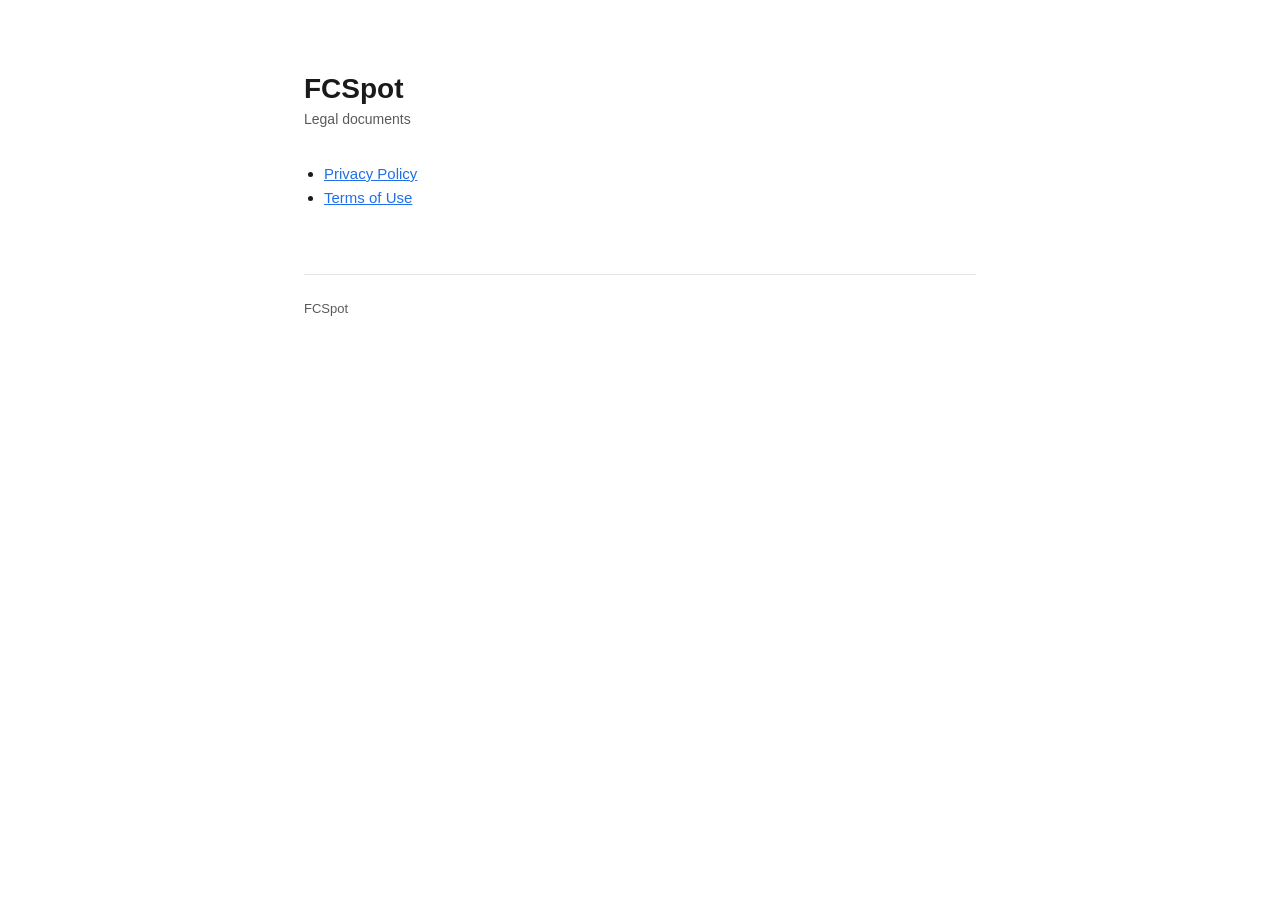
<file: index.html>
<!doctype html>
<html lang="en">
<head>
<meta charset="utf-8" />
<meta name="viewport" content="width=device-width, initial-scale=1" />
<title>FCSpot — Legal</title>
<link rel="stylesheet" href="style.css" />
</head>
<body>
<div class="wrap">
<h1>FCSpot</h1>
<p class="updated">Legal documents</p>
<ul>
<li><a href="privacy-policy.html">Privacy Policy</a></li>
<li><a href="terms.html">Terms of Use</a></li>
</ul>
<footer>FCSpot</footer>
</div>
</body>
</html>
</file>
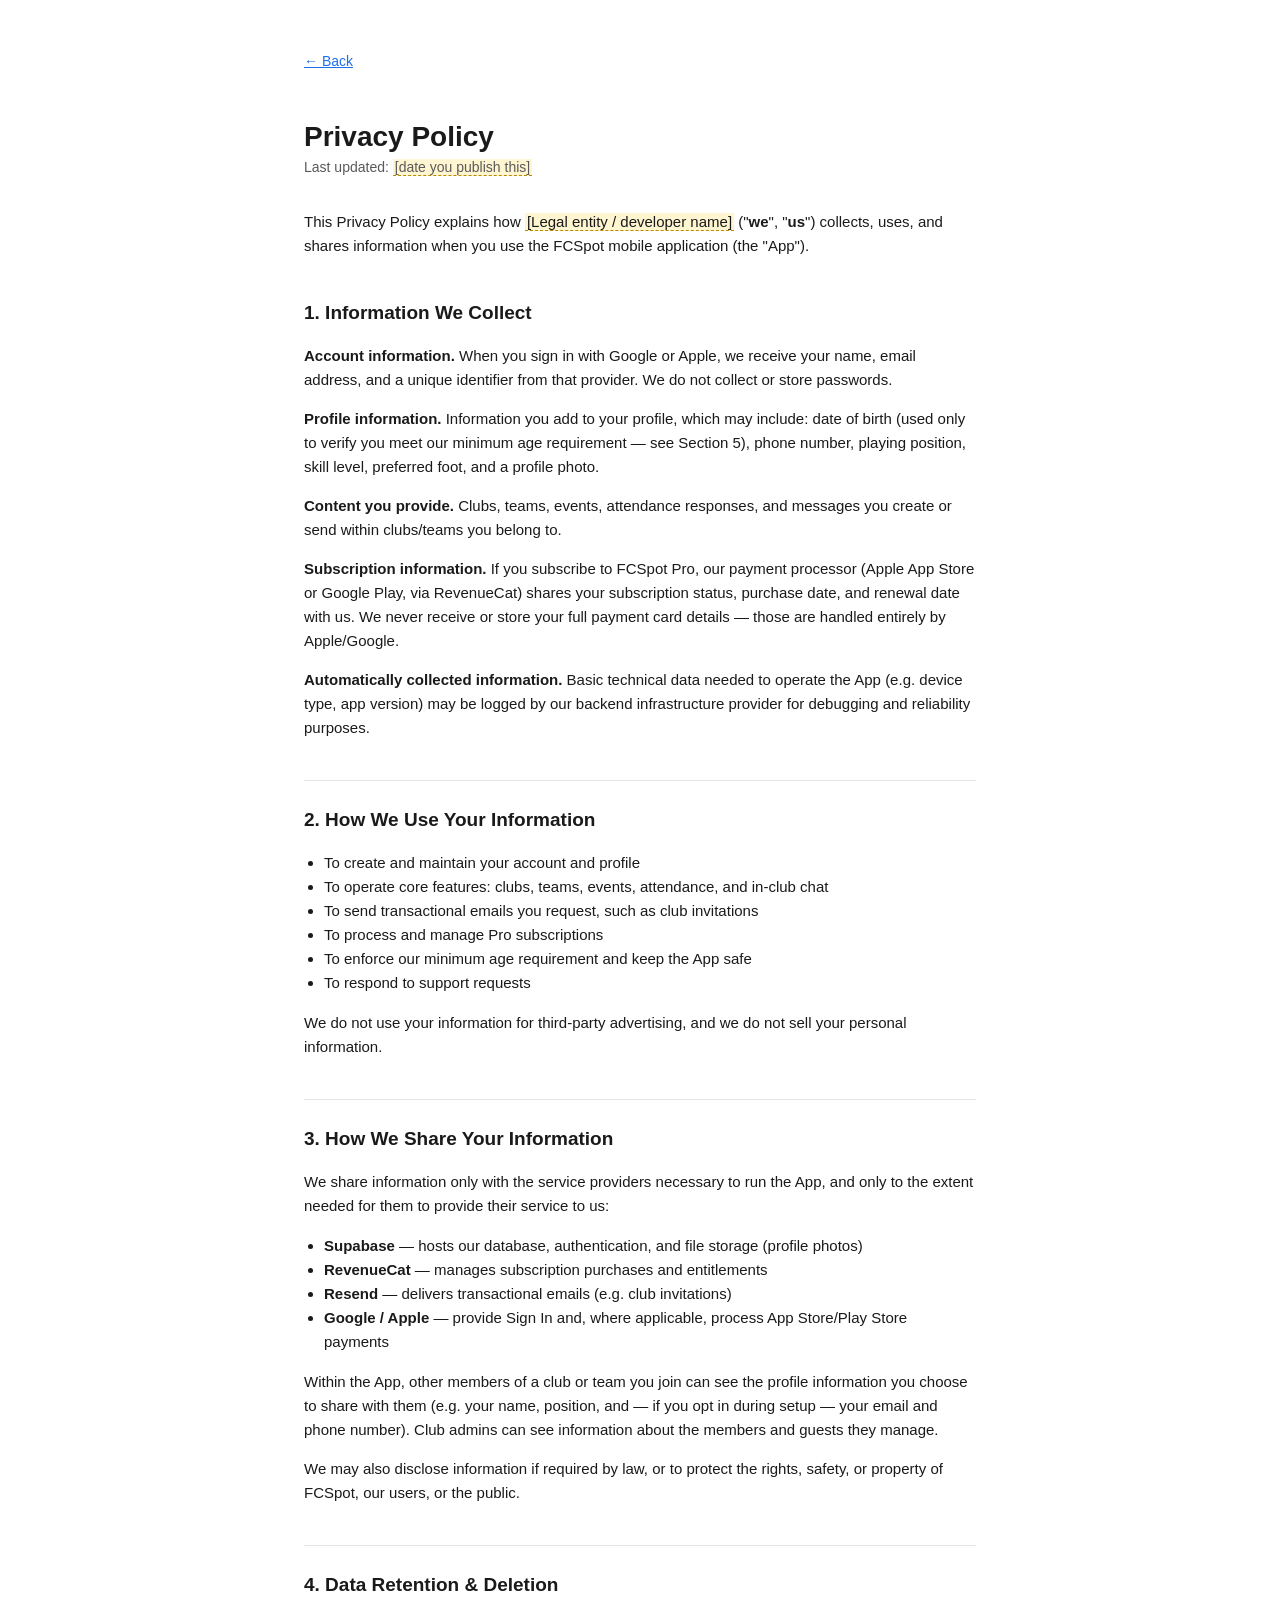
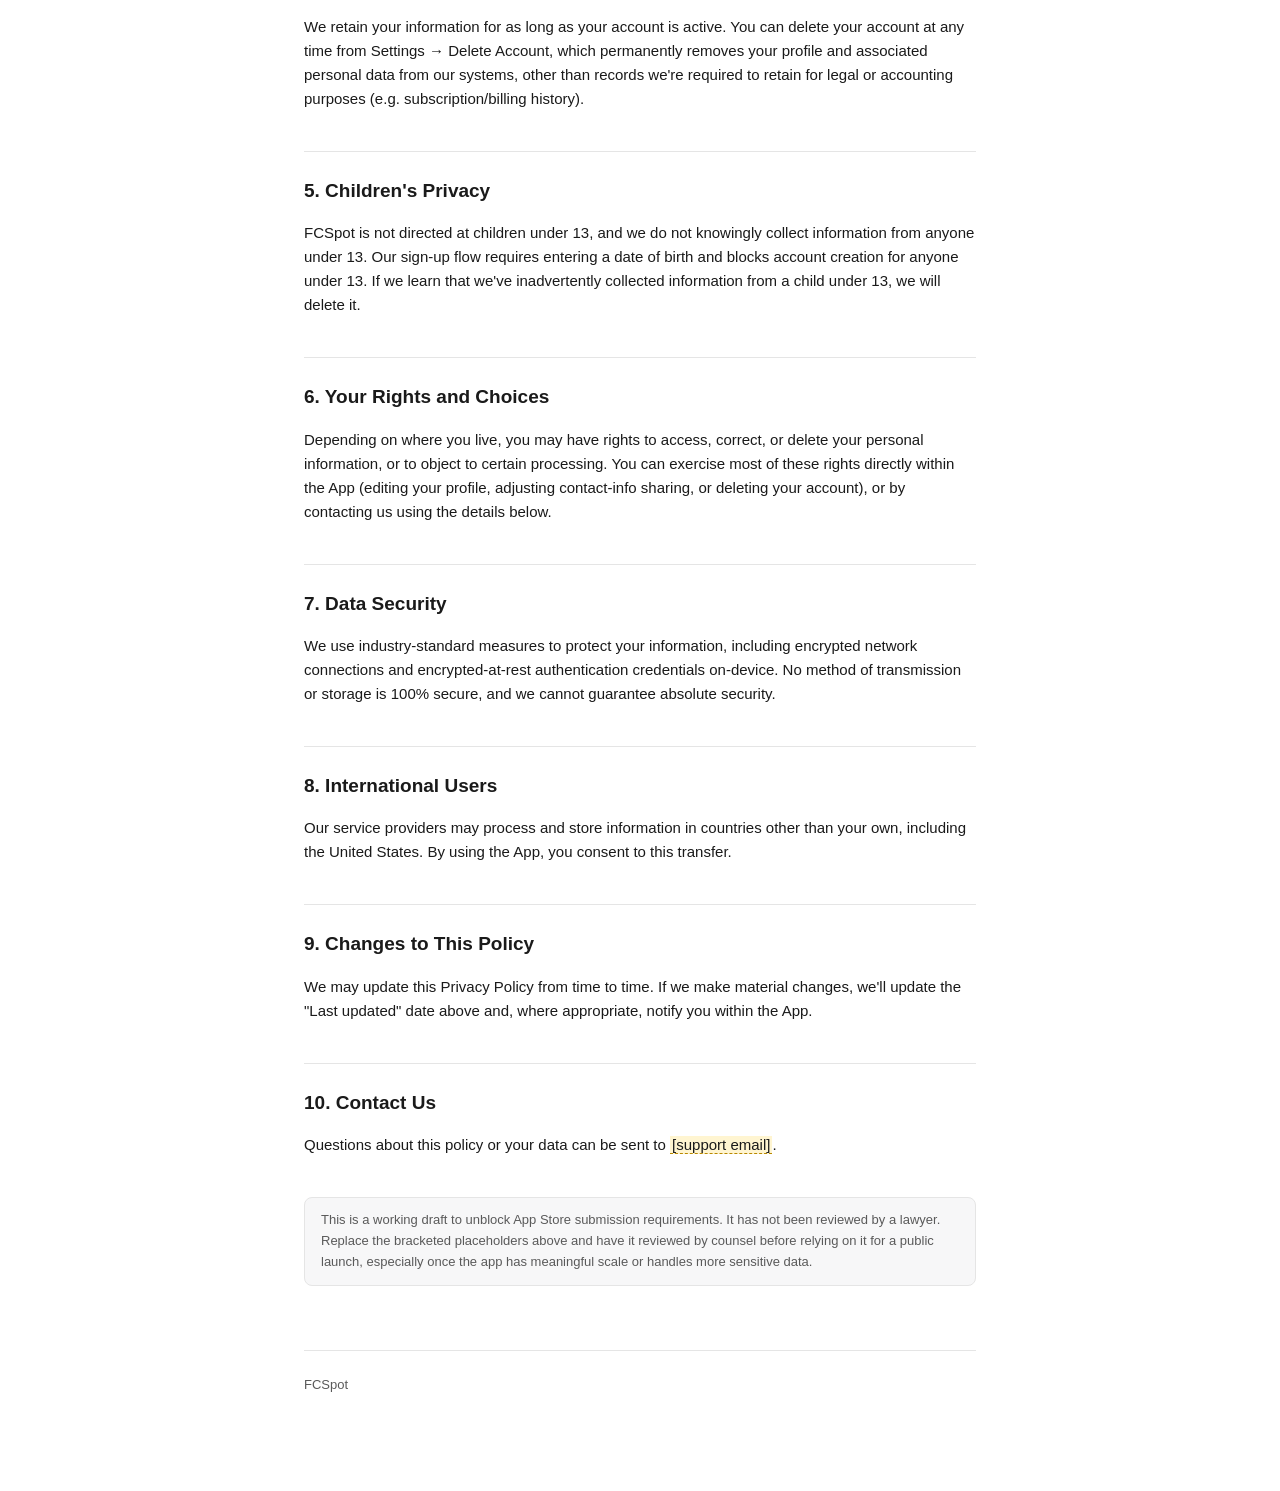
<file: privacy-policy.html>
<!doctype html>
<html lang="en">
<head>
<meta charset="utf-8" />
<meta name="viewport" content="width=device-width, initial-scale=1" />
<title>Privacy Policy — FCSpot</title>
<link rel="stylesheet" href="style.css" />
</head>
<body>
<div class="wrap">
<a class="home-link" href="index.html">&larr; Back</a>
<h1>Privacy Policy</h1>
<p class="updated">Last updated: <span class="placeholder">[date you publish this]</span></p>

<p>This Privacy Policy explains how <span class="placeholder">[Legal entity / developer name]</span> ("<strong>we</strong>", "<strong>us</strong>") collects, uses, and shares information when you use the FCSpot mobile application (the "App").</p>

<h2>1. Information We Collect</h2>
<p><strong>Account information.</strong> When you sign in with Google or Apple, we receive your name, email address, and a unique identifier from that provider. We do not collect or store passwords.</p>
<p><strong>Profile information.</strong> Information you add to your profile, which may include: date of birth (used only to verify you meet our minimum age requirement — see Section 5), phone number, playing position, skill level, preferred foot, and a profile photo.</p>
<p><strong>Content you provide.</strong> Clubs, teams, events, attendance responses, and messages you create or send within clubs/teams you belong to.</p>
<p><strong>Subscription information.</strong> If you subscribe to FCSpot Pro, our payment processor (Apple App Store or Google Play, via RevenueCat) shares your subscription status, purchase date, and renewal date with us. We never receive or store your full payment card details — those are handled entirely by Apple/Google.</p>
<p><strong>Automatically collected information.</strong> Basic technical data needed to operate the App (e.g. device type, app version) may be logged by our backend infrastructure provider for debugging and reliability purposes.</p>

<h2>2. How We Use Your Information</h2>
<ul>
<li>To create and maintain your account and profile</li>
<li>To operate core features: clubs, teams, events, attendance, and in-club chat</li>
<li>To send transactional emails you request, such as club invitations</li>
<li>To process and manage Pro subscriptions</li>
<li>To enforce our minimum age requirement and keep the App safe</li>
<li>To respond to support requests</li>
</ul>
<p>We do not use your information for third-party advertising, and we do not sell your personal information.</p>

<h2>3. How We Share Your Information</h2>
<p>We share information only with the service providers necessary to run the App, and only to the extent needed for them to provide their service to us:</p>
<ul>
<li><strong>Supabase</strong> — hosts our database, authentication, and file storage (profile photos)</li>
<li><strong>RevenueCat</strong> — manages subscription purchases and entitlements</li>
<li><strong>Resend</strong> — delivers transactional emails (e.g. club invitations)</li>
<li><strong>Google / Apple</strong> — provide Sign In and, where applicable, process App Store/Play Store payments</li>
</ul>
<p>Within the App, other members of a club or team you join can see the profile information you choose to share with them (e.g. your name, position, and — if you opt in during setup — your email and phone number). Club admins can see information about the members and guests they manage.</p>
<p>We may also disclose information if required by law, or to protect the rights, safety, or property of FCSpot, our users, or the public.</p>

<h2>4. Data Retention &amp; Deletion</h2>
<p>We retain your information for as long as your account is active. You can delete your account at any time from Settings → Delete Account, which permanently removes your profile and associated personal data from our systems, other than records we're required to retain for legal or accounting purposes (e.g. subscription/billing history).</p>

<h2>5. Children's Privacy</h2>
<p>FCSpot is not directed at children under 13, and we do not knowingly collect information from anyone under 13. Our sign-up flow requires entering a date of birth and blocks account creation for anyone under 13. If we learn that we've inadvertently collected information from a child under 13, we will delete it.</p>

<h2>6. Your Rights and Choices</h2>
<p>Depending on where you live, you may have rights to access, correct, or delete your personal information, or to object to certain processing. You can exercise most of these rights directly within the App (editing your profile, adjusting contact-info sharing, or deleting your account), or by contacting us using the details below.</p>

<h2>7. Data Security</h2>
<p>We use industry-standard measures to protect your information, including encrypted network connections and encrypted-at-rest authentication credentials on-device. No method of transmission or storage is 100% secure, and we cannot guarantee absolute security.</p>

<h2>8. International Users</h2>
<p>Our service providers may process and store information in countries other than your own, including the United States. By using the App, you consent to this transfer.</p>

<h2>9. Changes to This Policy</h2>
<p>We may update this Privacy Policy from time to time. If we make material changes, we'll update the "Last updated" date above and, where appropriate, notify you within the App.</p>

<h2>10. Contact Us</h2>
<p>Questions about this policy or your data can be sent to <span class="placeholder">[support email]</span>.</p>

<div class="note">
This is a working draft to unblock App Store submission requirements. It has not been reviewed by a lawyer. Replace the bracketed placeholders above and have it reviewed by counsel before relying on it for a public launch, especially once the app has meaningful scale or handles more sensitive data.
</div>

<footer>FCSpot</footer>
</div>
</body>
</html>
</file>
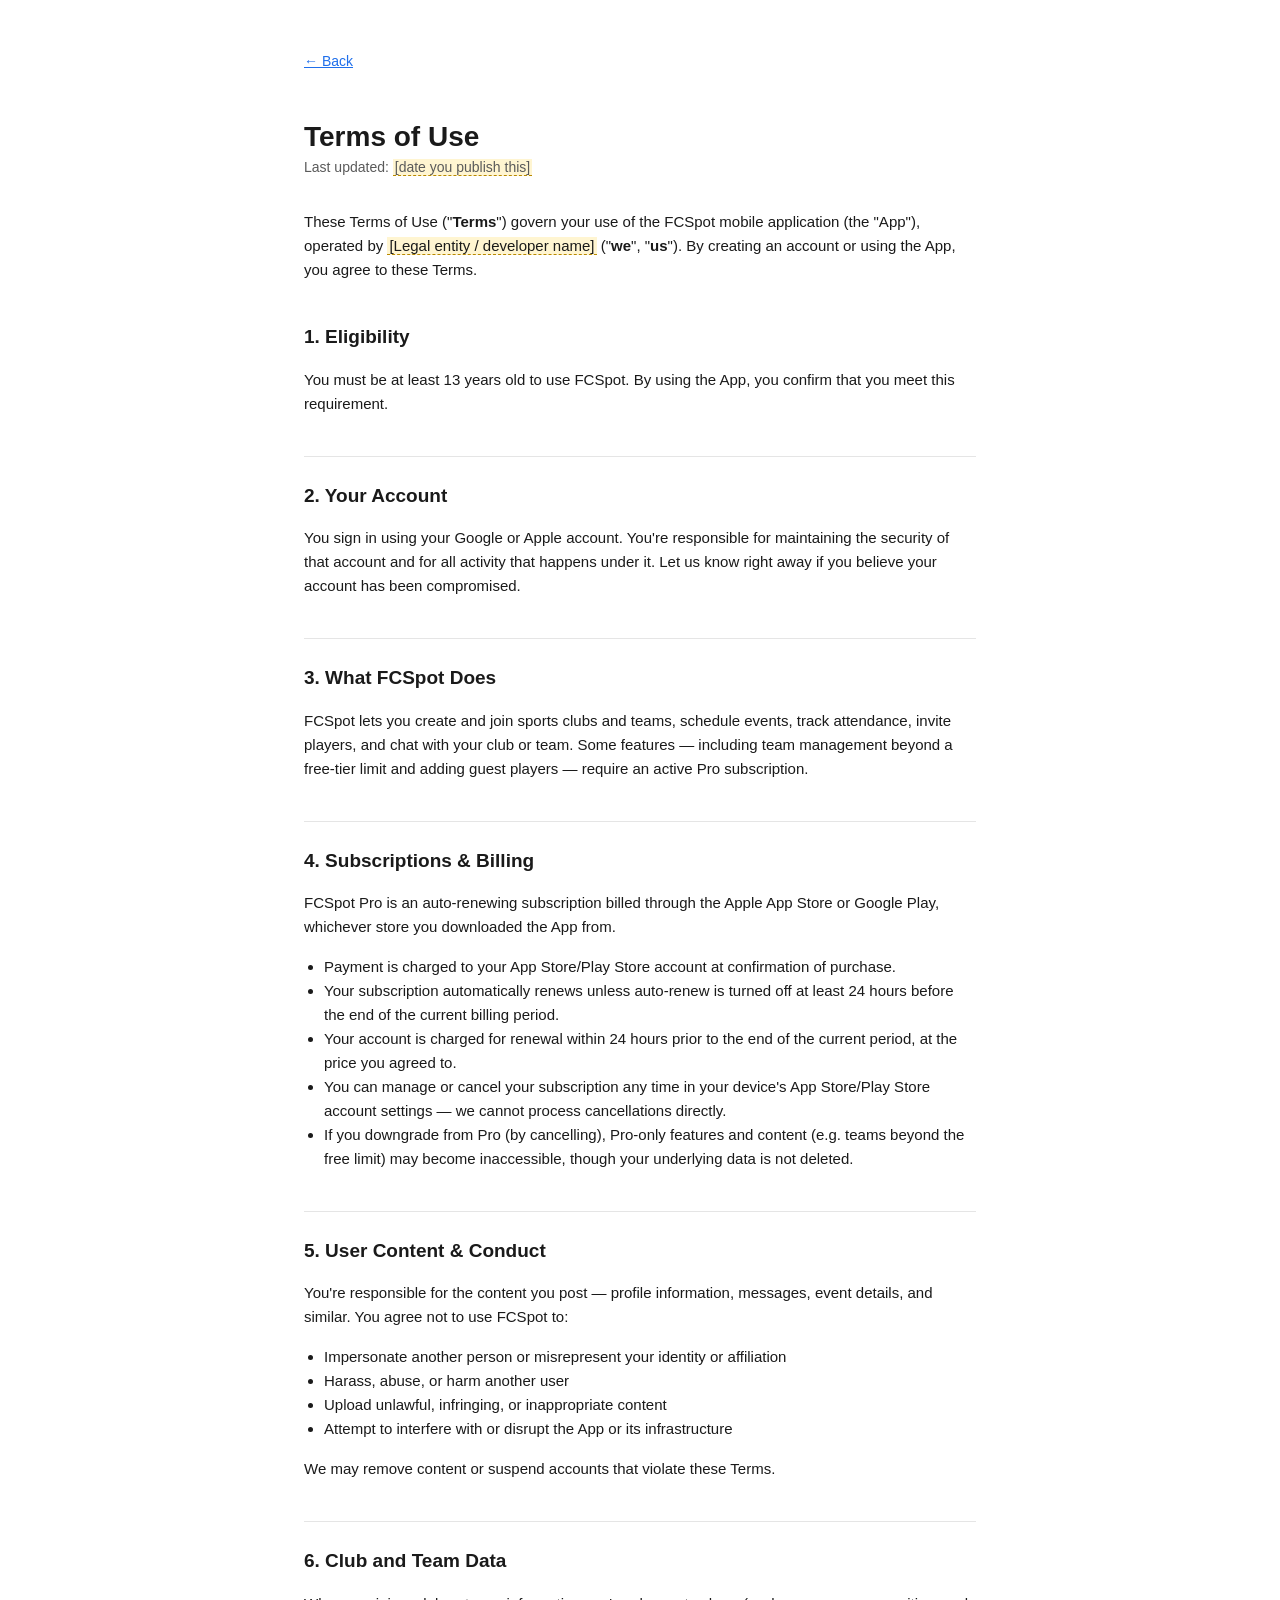
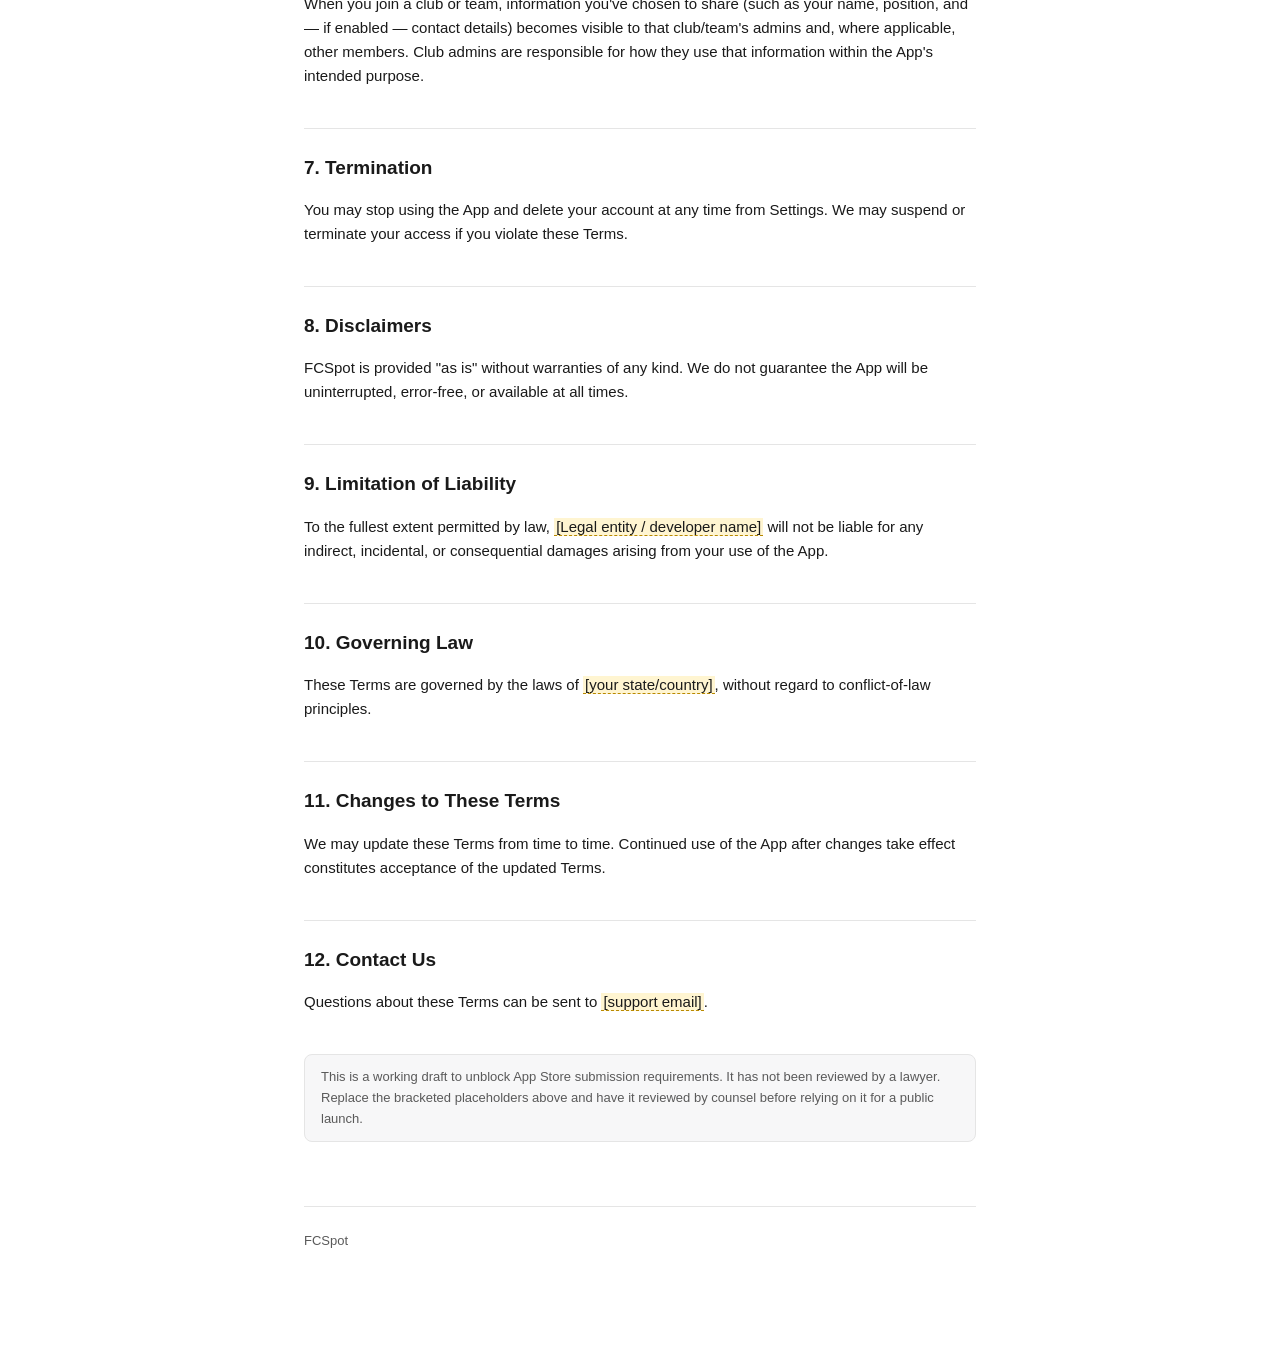
<file: terms.html>
<!doctype html>
<html lang="en">
<head>
<meta charset="utf-8" />
<meta name="viewport" content="width=device-width, initial-scale=1" />
<title>Terms of Use — FCSpot</title>
<link rel="stylesheet" href="style.css" />
</head>
<body>
<div class="wrap">
<a class="home-link" href="index.html">&larr; Back</a>
<h1>Terms of Use</h1>
<p class="updated">Last updated: <span class="placeholder">[date you publish this]</span></p>

<p>These Terms of Use ("<strong>Terms</strong>") govern your use of the FCSpot mobile application (the "App"), operated by <span class="placeholder">[Legal entity / developer name]</span> ("<strong>we</strong>", "<strong>us</strong>"). By creating an account or using the App, you agree to these Terms.</p>

<h2>1. Eligibility</h2>
<p>You must be at least 13 years old to use FCSpot. By using the App, you confirm that you meet this requirement.</p>

<h2>2. Your Account</h2>
<p>You sign in using your Google or Apple account. You're responsible for maintaining the security of that account and for all activity that happens under it. Let us know right away if you believe your account has been compromised.</p>

<h2>3. What FCSpot Does</h2>
<p>FCSpot lets you create and join sports clubs and teams, schedule events, track attendance, invite players, and chat with your club or team. Some features — including team management beyond a free-tier limit and adding guest players — require an active Pro subscription.</p>

<h2>4. Subscriptions &amp; Billing</h2>
<p>FCSpot Pro is an auto-renewing subscription billed through the Apple App Store or Google Play, whichever store you downloaded the App from.</p>
<ul>
<li>Payment is charged to your App Store/Play Store account at confirmation of purchase.</li>
<li>Your subscription automatically renews unless auto-renew is turned off at least 24 hours before the end of the current billing period.</li>
<li>Your account is charged for renewal within 24 hours prior to the end of the current period, at the price you agreed to.</li>
<li>You can manage or cancel your subscription any time in your device's App Store/Play Store account settings — we cannot process cancellations directly.</li>
<li>If you downgrade from Pro (by cancelling), Pro-only features and content (e.g. teams beyond the free limit) may become inaccessible, though your underlying data is not deleted.</li>
</ul>

<h2>5. User Content &amp; Conduct</h2>
<p>You're responsible for the content you post — profile information, messages, event details, and similar. You agree not to use FCSpot to:</p>
<ul>
<li>Impersonate another person or misrepresent your identity or affiliation</li>
<li>Harass, abuse, or harm another user</li>
<li>Upload unlawful, infringing, or inappropriate content</li>
<li>Attempt to interfere with or disrupt the App or its infrastructure</li>
</ul>
<p>We may remove content or suspend accounts that violate these Terms.</p>

<h2>6. Club and Team Data</h2>
<p>When you join a club or team, information you've chosen to share (such as your name, position, and — if enabled — contact details) becomes visible to that club/team's admins and, where applicable, other members. Club admins are responsible for how they use that information within the App's intended purpose.</p>

<h2>7. Termination</h2>
<p>You may stop using the App and delete your account at any time from Settings. We may suspend or terminate your access if you violate these Terms.</p>

<h2>8. Disclaimers</h2>
<p>FCSpot is provided "as is" without warranties of any kind. We do not guarantee the App will be uninterrupted, error-free, or available at all times.</p>

<h2>9. Limitation of Liability</h2>
<p>To the fullest extent permitted by law, <span class="placeholder">[Legal entity / developer name]</span> will not be liable for any indirect, incidental, or consequential damages arising from your use of the App.</p>

<h2>10. Governing Law</h2>
<p>These Terms are governed by the laws of <span class="placeholder">[your state/country]</span>, without regard to conflict-of-law principles.</p>

<h2>11. Changes to These Terms</h2>
<p>We may update these Terms from time to time. Continued use of the App after changes take effect constitutes acceptance of the updated Terms.</p>

<h2>12. Contact Us</h2>
<p>Questions about these Terms can be sent to <span class="placeholder">[support email]</span>.</p>

<div class="note">
This is a working draft to unblock App Store submission requirements. It has not been reviewed by a lawyer. Replace the bracketed placeholders above and have it reviewed by counsel before relying on it for a public launch.
</div>

<footer>FCSpot</footer>
</div>
</body>
</html>
</file>
<file: style.css>
:root {
    --bg: #ffffff;
    --text: #1a1a1a;
    --muted: #5a5a5a;
    --accent: #1f6feb;
    --border: #e5e5e5;
    --card: #f7f7f8;
}

@media (prefers-color-scheme: dark) {
    :root {
        --bg: #14151a;
        --text: #f0f0f2;
        --muted: #a3a3ab;
        --accent: #6ea8fe;
        --border: #2a2b32;
        --card: #1c1d24;
    }
}

* {
    box-sizing: border-box;
}

body {
    margin: 0;
    background: var(--bg);
    color: var(--text);
    font-family: -apple-system, BlinkMacSystemFont, 'Segoe UI', Roboto, Helvetica, Arial, sans-serif;
    line-height: 1.6;
}

.wrap {
    max-width: 720px;
    margin: 0 auto;
    padding: 48px 24px 96px;
}

.updated {
    color: var(--muted);
    font-size: 14px;
    margin-top: -8px;
    margin-bottom: 32px;
}

h1 {
    font-size: 28px;
    margin-bottom: 4px;
}

h2 {
    font-size: 19px;
    margin-top: 40px;
    margin-bottom: 8px;
    border-top: 1px solid var(--border);
    padding-top: 24px;
}

h2:first-of-type {
    border-top: none;
    padding-top: 0;
}

p,
li {
    color: var(--text);
    font-size: 15px;
}

ul {
    padding-left: 20px;
}

a {
    color: var(--accent);
}

.note {
    background: var(--card);
    border: 1px solid var(--border);
    border-radius: 8px;
    padding: 12px 16px;
    font-size: 13px;
    color: var(--muted);
    margin-top: 40px;
}

.placeholder {
    background: rgba(255, 200, 0, 0.18);
    border-bottom: 1px dashed #b98900;
    padding: 0 2px;
}

.home-link {
    display: inline-block;
    margin-bottom: 24px;
    font-size: 14px;
}

footer {
    margin-top: 64px;
    padding-top: 24px;
    border-top: 1px solid var(--border);
    color: var(--muted);
    font-size: 13px;
}
</file>
